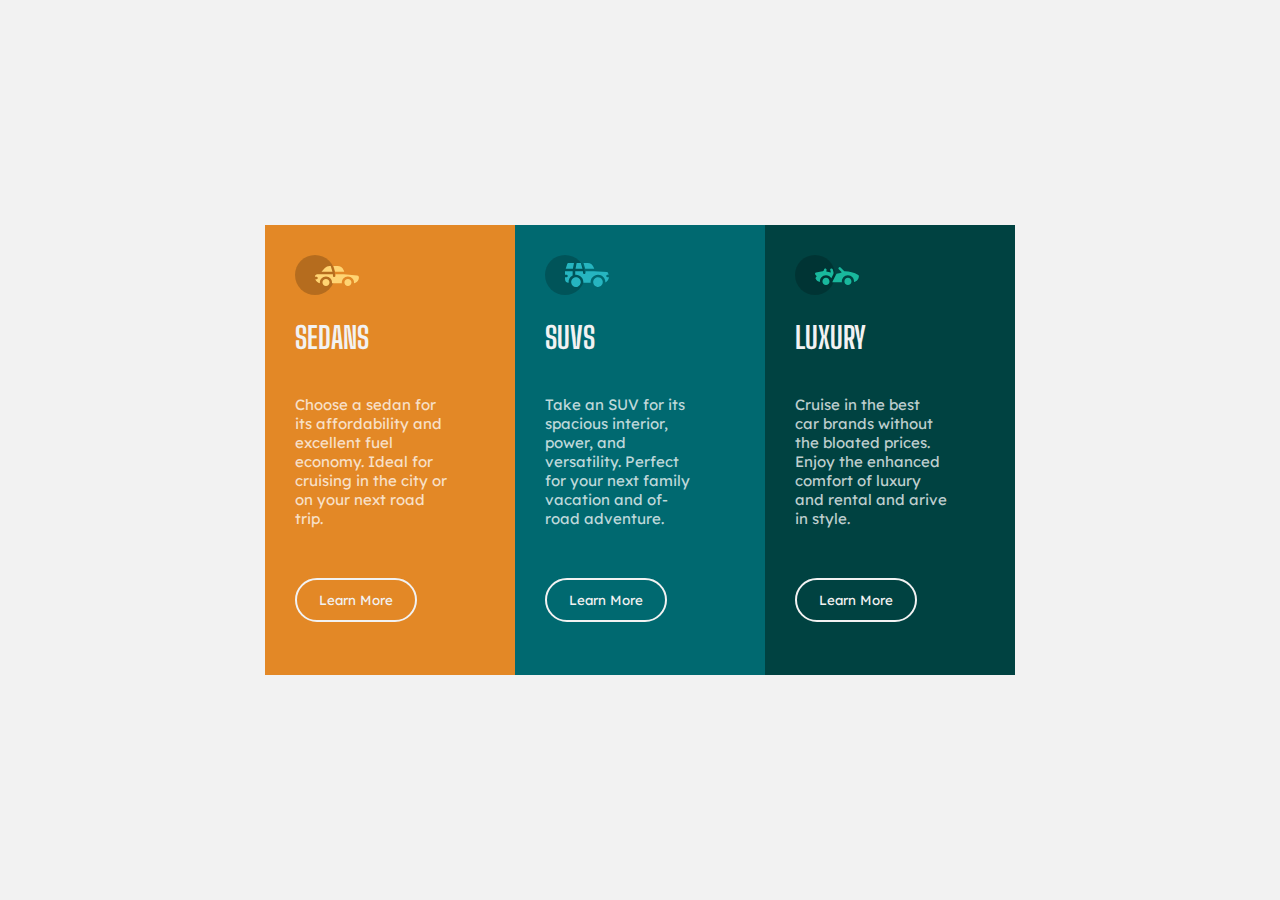
<file: grid and flexbox with zuri/index.html>
<!DOCTYPE html>
<html lang="en">
<head>
    <meta charset="UTF-8">
    <meta http-equiv="X-UA-Compatible" content="IE=edge">
    <meta name="viewport" content="width=device-width, initial-scale=1.0">
    <link rel="stylesheet" href="style.css">
    <title>Document</title>
</head>
<body>
    <main class="center">
        <div id="flex">
            <div class="flex flex-item1">
                <div class="text">
                    <img src="icon-sedans.svg">
                    <h1>SEDANS</h1>
                    <p>Choose a sedan for its affordability and excellent fuel economy.
                        Ideal for cruising in the city or on your next road trip.
                    </p>
                    <button class="button1">Learn More</button>
                </div>
            </div>
            <div class="flex flex-item2">
                <div class="text">
                    <img src="Copy of icon-suvs.svg">
                    <h1>SUVS</h1>
                    <p>Take an SUV for its spacious interior, power, and versatility. Perfect
                        for your next family vacation and of-road adventure.
                    </p>
                    <button class="button2">Learn More</button>
                </div>
            </div>
            <div class="flex flex-item3">
                <div class="text">
                    <img src="Copy of icon-luxury.svg">
                    <h1>LUXURY</h1>
                    <p>
                        Cruise in the best car brands without the bloated prices. Enjoy the enhanced
                        comfort of luxury and rental and arive in style.
                    </p>
                    <button class="button3">Learn More</button>
                </div>
            </div>
        </div>
    </main>
</body>
</html>
</file>
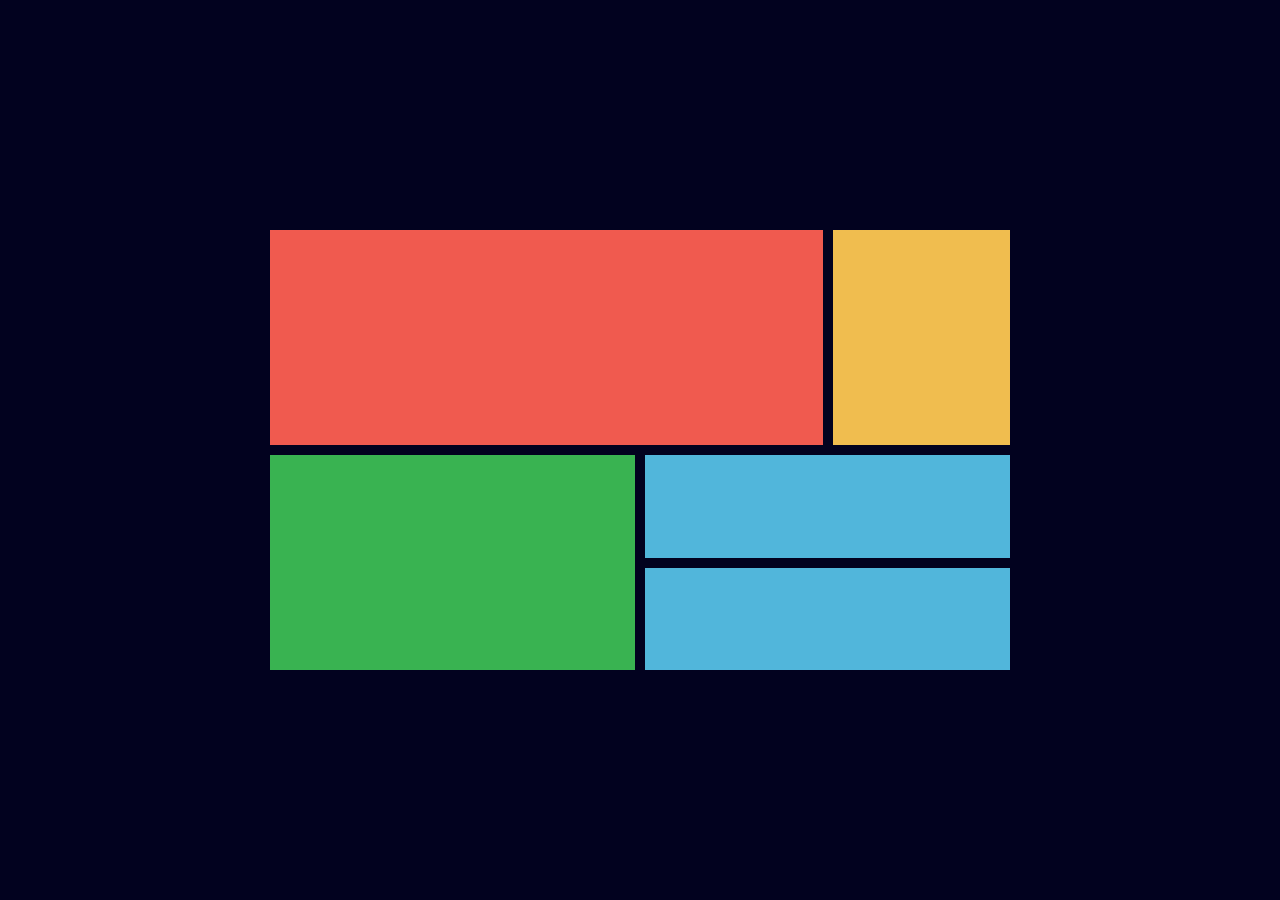
<file: grid and flexbox with zuri/grid.html>
<!DOCTYPE html>
<html lang="en">
<head>
    <meta charset="UTF-8">
    <meta http-equiv="X-UA-Compatible" content="IE=edge">
    <meta name="viewport" content="width=device-width, initial-scale=1.0">
    <title>Document</title>
    <link rel="stylesheet" href="style.css">
</head>
<body id="grid-background">
    <main class="center">
        <section id="grid">
            <div class="grid-item">
            </div>
            <div class="grid-item">
            </div>
            <div class="grid-item">
            </div>
            <div class="grid-item">
            </div>
            <div class="grid-item">
            </div>
        </section>
    </main>
</body>
</html>
</file>
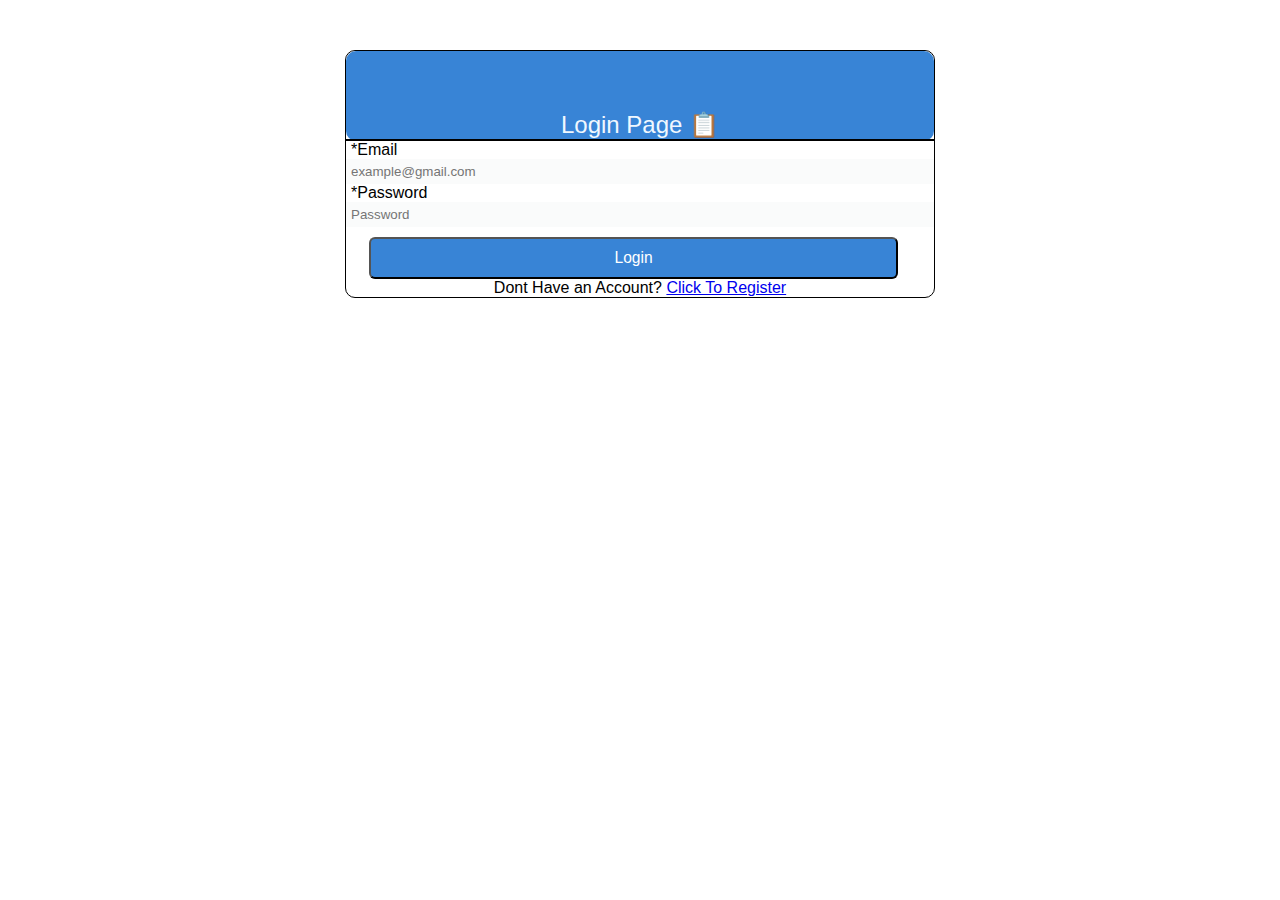
<file: registration/Login.html>
<!DOCTYPE html>
<html lang="en">
<head>
    <meta charset="UTF-8">
    <meta http-equiv="X-UA-Compatible" content="IE=edge">
    <meta name="viewport" content="width=device-width, initial-scale=1.0">
    <title>registration</title>
    <link rel="stylesheet" href="registration.css">
</head>
<body>
<section>
    <div class="container">
        <div class="top">
            <h2 class="hello">Login Page &#128203;</h2>
        </div>
        <form action="successpage.html">
            <label>*Email</label>
            <input type="text" placeholder="example@gmail.com" required>

            <label>*Password</label>
            <input type="Password" placeholder="Password" required>

            <button><h3>Login</h3></button>
            <h4>Dont Have an Account? <a href="registration.html">Click To Register</a></h4>
        </form>
    </div>
</section>
</body>
</html>
</file>
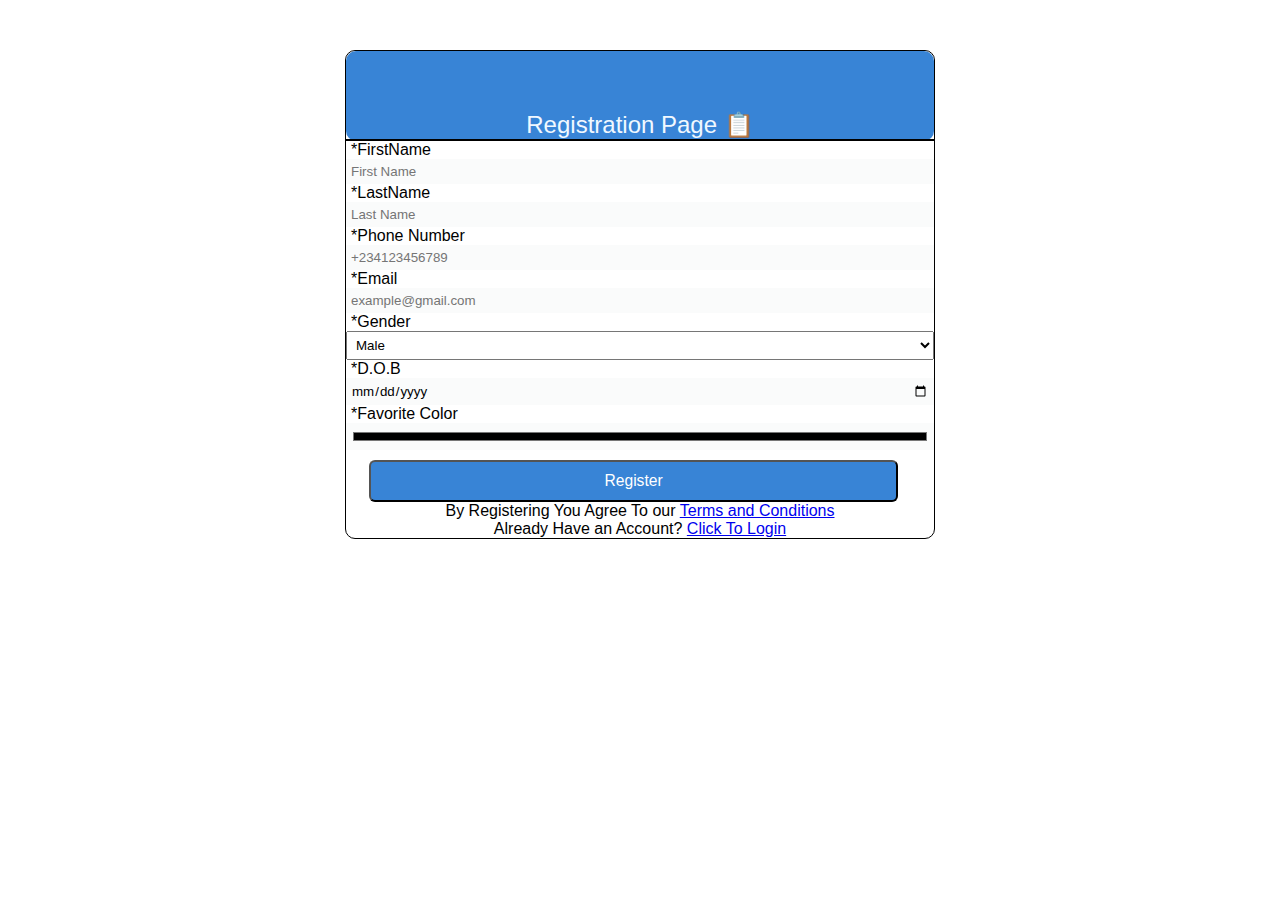
<file: registration/registration.html>
<!DOCTYPE html>
<html lang="en">
<head>
    <meta charset="UTF-8">
    <meta http-equiv="X-UA-Compatible" content="IE=edge">
    <meta name="viewport" content="width=device-width, initial-scale=1.0">
    <title>registration</title>
    <link rel="stylesheet" href="registration.css">
</head>
<body>
<section>
    <div class="container">
        <div class="top">
            <h2 class="hello">Registration Page &#128203;</h2>
        </div>
        <form action="login.html">
            <label>*FirstName</label>
            <input type="text" placeholder="First Name" required>

            <label>*LastName</label>
            <input type="text" placeholder="Last Name" required>

            <label>*Phone Number</label>
            <input type="number" placeholder="+234123456789" required>

            <label>*Email</label>
            <input type="text" placeholder="example@gmail.com" required>

            <label>*Gender</label>
            <select>
                <option>Male</option>
                <option>Female</option>
            </select>
            <label>*D.O.B</label>
            <input type="date" required>

            <label>*Favorite Color</label>
            <input type="color" required>

            <button><h3>Register</h3></button>
            <h4>By Registering You Agree To our <a href="#">Terms and Conditions</a></h4>
            <h4>Already Have an Account? <a href="Login.html">Click To Login</a></h4>
        </form>
    </div>
</section>
</body>
</html>
</file>
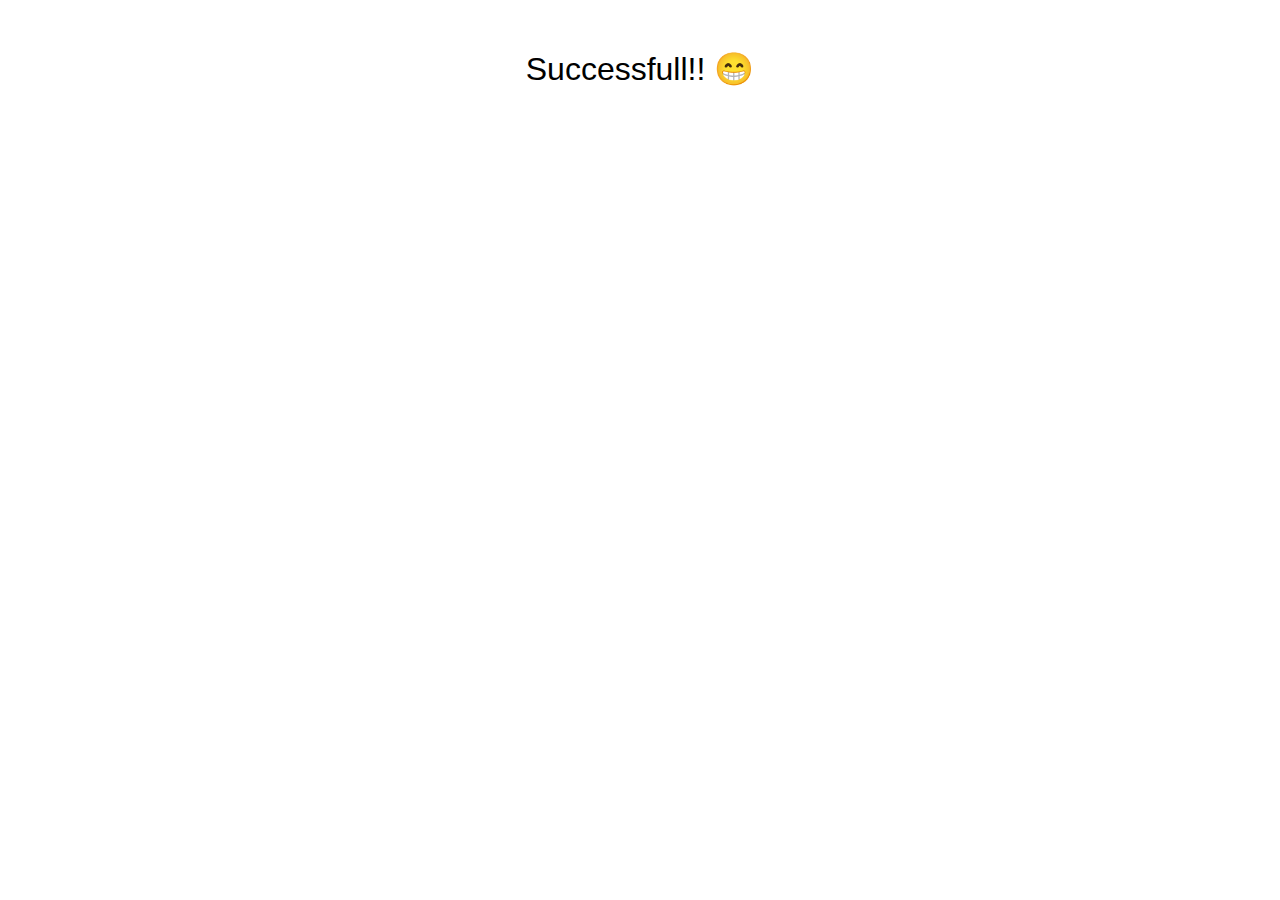
<file: registration/successpage.html>
<!DOCTYPE html>
<html lang="en">
<head>
    <meta charset="UTF-8">
    <meta http-equiv="X-UA-Compatible" content="IE=edge">
    <meta name="viewport" content="width=device-width, initial-scale=1.0">
    <title>Document</title>
    <link rel="stylesheet" href="registration.css">
</head>
<body>
    <section><h1>Successfull!! &#128513;</h1></section>
</body>
</html>
</file>
<file: grid and flexbox with zuri/style.css>
@import url("https://fonts.googleapis.com/css2?family=Lexend+Deca&display=swap");
@import url("https://fonts.googleapis.com/css2?family=Big+Shoulders+Display:wght@700&display=swap");
*{
    margin: 0;
    padding: 0;
    box-sizing: border-box;
}
/* colors */

:root{
    /* Primary */
    --bright-orange: hsl(31, 77%, 52%);
    --dark-cyan: hsl(184, 100%, 22%);
    --very-dark-cyan: hsl(179, 100%, 13%);
    /* Neutral */
    --transparent-white: hsla(0, 0%, 100%, 0.75);
    --very-light-gray: hsl(0, 0%, 95%);
}
body{
    background: var(--very-light-gray);
    font-size: 15px;
}
#grid-background{
    background: #02021f;
}
body h1{
    font-family: 'Big Shoulders Display', sans-serif;
    color: var(--very-light-gray);
}
body p{
    font-family: 'Lexend Deca', sans-serif;
    color: var(--transparent-white);
    margin-top: 40px;
}
img{
    margin-bottom: 20px;
}
.text{
    padding: 30px;
    width: 85%;
}
button{
    font-family: 'Lexend Deca', sans-serif;
    color: var(--very-light-gray);
    padding: 12px;
    width: 80%;
    border: var(--very-light-gray) 2px solid;
    background: none;
    border-radius: 30px;
    transition: 0.3s ease-in-out;
    margin-top: 50px;
}
.button1:hover{
    cursor: pointer;
    color: var(--bright-orange);
    background: var(--very-light-gray);
    border: var(--very-light-gray) 2px solid;
}
.button2:hover{
    cursor: pointer;
    color: var(--dark-cyan);
    background: var(--very-light-gray);
    border: var(--very-light-gray) 2px solid;
}
.button3:hover{
    cursor: pointer;
    color: var(--very-dark-cyan);
    background: var(--very-light-gray);
    border: var(--very-light-gray) 2px solid;
}
.center{
    height: 100vh;
    display: flex;
    justify-content: center;
    align-items: center;
}
#flex{
    display: flex;
    flex-wrap: nowrap;
    width: 750px;
    height: 450px;
    border-radius: 5px;
    background: var(--bright-orange);
}
.flex-item1{
    min-width: 110px;
    width: 35%;
    height: 100%;
    background: var(--bright-orange);
}
.flex-item2{
    min-width: 110px;
    width: 35%;
    height: 100%;
    background: var(--dark-cyan);
}
.flex-item3{
    min-width: 110px;
    width: 35%;
    height: 100%;
    background: var(--very-dark-cyan);
}
section{
    height: 450px;
    width: 750px;
    border-radius: 5px;
}
#grid{
    display: grid;
    grid-template-columns: repeat(4, 1fr);
    grid-template-rows: repeat(4, 1fr);
    grid-gap: 10px;
    padding: 5px;
}
.grid-item:nth-child(1){
    grid-column: 1/4;
    grid-row: 1/3;
    background: #f05a4f;
}
.grid-item:nth-child(2){
    grid-column: 4/5;
    grid-row: 1/3;
    background: #f0bd4f;
}
.grid-item:nth-child(3){
    background: #39b351;
    grid-column: 1/3;
    grid-row: 3/5;
}
.grid-item:nth-child(4){
    background:#51b6db;
    grid-column: 3/5;
    grid-row: 3/4;
}
.grid-item:nth-child(5){
    background:#51b6db;
    grid-column: 3/5;
    grid-row: 4/5;
}
</file>
<file: registration/registration.css>
*{
    margin: 0;
    padding: 0;
    box-sizing: border-box;
    font-family: "cosmic Sans Ms", cursive, sans-serif;
    font-weight: 300;
}
body{
    font-family: "cosmic Sans Ms", cursive, sans-serif;
}
section{
    display: flex;
    align-items: center;
    justify-content: center;
    width: auto;
    height: 70%;
    margin: 50px;
}
.container{
    width: 50%;
    height: auto;
    border: 0.5px black solid;
    border-radius: 10px;
}
.hello{
    text-align: center;
    color: aliceblue;
    padding-top: 60px;
}
.top{
    background: #3884D6;
    border-radius: 10px;
}
.hello::after{
    content: '';
    display: block;
    width: 100%;
    height: 2px;
    margin: auto;
    background: black;
}
input{
    width: 100%;
    padding: 5px;
    border: none;
    background: #fafbfb;
}
select{
    width: 100%;
    padding: 5px;
}
label{
    margin-left: 5px;
}
input:focus{
    border: 1px black solid;
    background: #ddd;
}
button{
    width: 90%;
    padding: 10px;
    background: #3884D6;
    color: white;
    margin-left: 23px;
    margin-top: 10px;
    border-radius: 6px;
    transition: 0.3s ease-in-out;
}
button:hover{
    opacity: 0.9;
    cursor: pointer;
}
h4{
    text-align: center;
}
</file>
